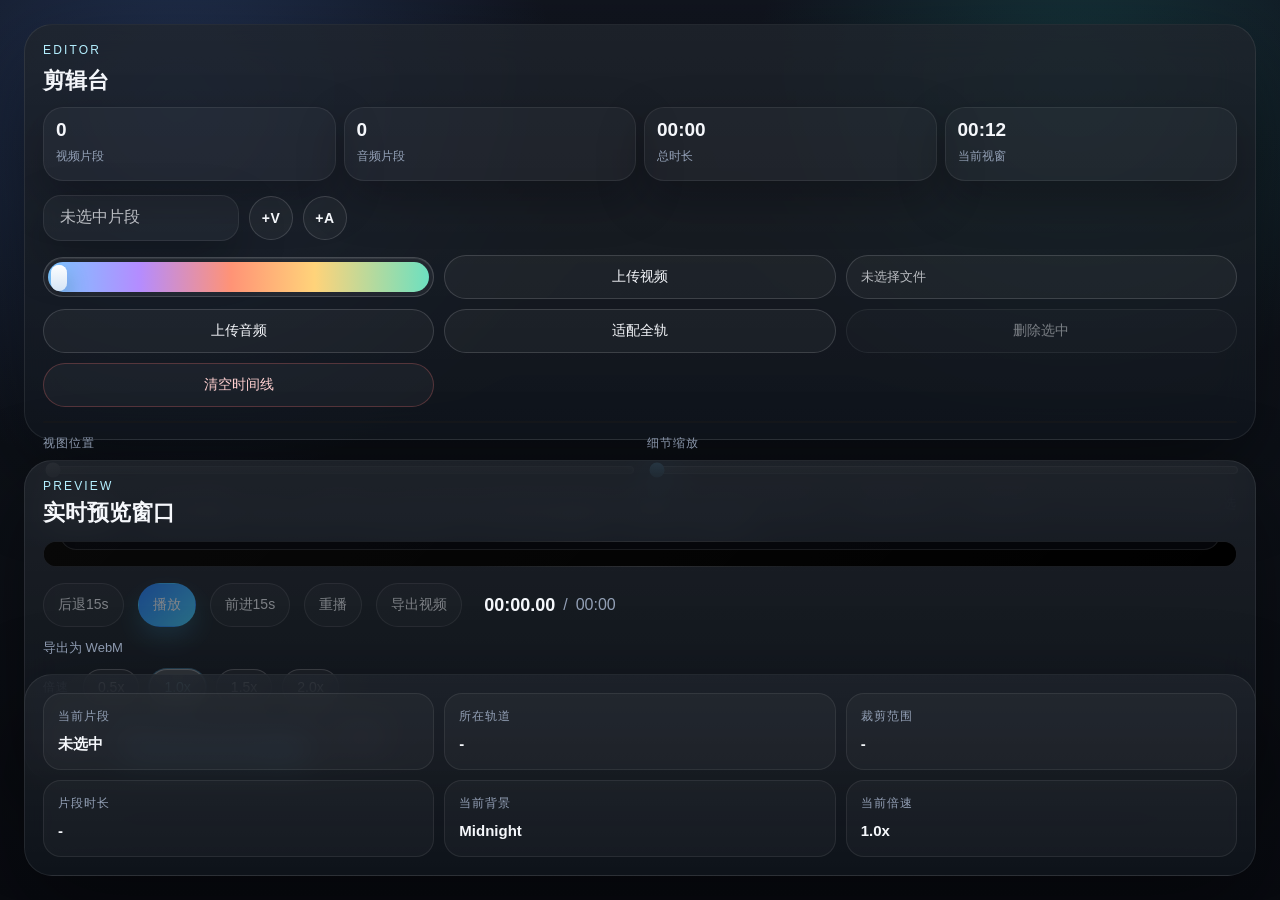
<file: jianji/index.html>
<!doctype html>
<html lang="zh-CN">
  <head>
    <meta charset="UTF-8" />
    <meta
      name="viewport"
      content="width=device-width, initial-scale=1.0"
    />
    <title>剪辑台</title>
    <link rel="stylesheet" href="./styles.css" />
  </head>
  <body>
    <main class="app-shell">
      <section class="layout-grid">
        <section class="timeline-column">
          <section class="timeline-panel">
            <div class="timeline-toolbar">
              <div class="title-block">
                <p class="eyebrow">Editor</p>
                <h2 class="panel-title">剪辑台</h2>
              </div>

              <div class="stat-row">
                <article class="stat-pill">
                  <strong id="videoCount">0</strong>
                  <span>视频片段</span>
                </article>
                <article class="stat-pill">
                  <strong id="audioCount">0</strong>
                  <span>音频片段</span>
                </article>
                <article class="stat-pill">
                  <strong id="totalDurationMetric">00:12</strong>
                  <span>总时长</span>
                </article>
                <article class="stat-pill">
                  <strong id="viewWindowLabel">00:12</strong>
                  <span>当前视窗</span>
                </article>
              </div>

              <div class="toolbar-actions">
                <span id="selectedBadge" class="selected-pill">未选中片段</span>
                <button
                  id="addVideoTrackButton"
                  class="icon-button"
                  type="button"
                  aria-label="添加视频轨道"
                  title="添加视频轨道"
                >
                  +V
                </button>
                <button
                  id="addAudioTrackButton"
                  class="icon-button"
                  type="button"
                  aria-label="添加音频轨道"
                  title="添加音频轨道"
                >
                  +A
                </button>
              </div>
            </div>

            <div class="action-row">
              <div
                id="themeSpectrum"
                class="theme-spectrum"
                role="group"
                aria-label="背景主题选择"
              >
                <span class="theme-spectrum-track"></span>
                <span id="themeKnob" class="theme-spectrum-knob"></span>
                <button
                  class="theme-stop"
                  type="button"
                  data-theme="midnight"
                  data-index="0"
                  aria-label="Midnight"
                  title="Midnight"
                ></button>
                <button
                  class="theme-stop"
                  type="button"
                  data-theme="ember"
                  data-index="1"
                  aria-label="Ember"
                  title="Ember"
                ></button>
                <button
                  class="theme-stop"
                  type="button"
                  data-theme="aurora"
                  data-index="2"
                  aria-label="Aurora"
                  title="Aurora"
                ></button>
                <button
                  class="theme-stop"
                  type="button"
                  data-theme="ocean"
                  data-index="3"
                  aria-label="Ocean"
                  title="Ocean"
                ></button>
                <button
                  class="theme-stop"
                  type="button"
                  data-theme="moss"
                  data-index="4"
                  aria-label="Moss"
                  title="Moss"
                ></button>
              </div>

              <label class="upload-chip">
                <input id="videoInput" type="file" accept="video/*" multiple />
                <span>上传视频</span>
              </label>

              <div id="uploadSummary" class="status-chip">未选择文件</div>

              <label class="upload-chip">
                <input id="audioInput" type="file" accept="audio/*" multiple />
                <span>上传音频</span>
              </label>

              <button id="fitViewButton" class="ghost-button" type="button">
                适配全轨
              </button>

              <button id="deleteClipButton" class="ghost-button" type="button">
                删除选中
              </button>

              <button id="resetButton" class="ghost-button danger-button" type="button">
                清空时间线
              </button>
            </div>

            <div id="timelineStage" class="timeline-stage">
              <canvas id="rulerCanvas" class="ruler-canvas"></canvas>
              <div id="playhead" class="playhead">
                <div class="playhead-cap"></div>
              </div>
              <div id="tracksStack" class="tracks-stack"></div>
            </div>

            <div class="timeline-slider-row">
              <label class="slider-group">
                <span>视图位置</span>
                <input id="offsetSlider" type="range" min="0" max="1000" value="0" />
              </label>
              <label class="slider-group">
                <span>细节缩放</span>
                <input id="zoomSlider" type="range" min="0" max="100" value="0" />
              </label>
            </div>

            <div class="timeline-footer">
              <span id="playheadReadout">00:00.00</span>
              <span class="timeline-hint">
                滚轮可平移视窗，按住 Ctrl + 滚轮可缩放。拖动上方时间尺中的蓝色定位线可自由定位播放位置，松开后下方竖线会收起，只保留时间尺标记。点击轨道可选中，按住 Ctrl 或 Command 可多选轨道后统一删除。拖动片段可移动，拖左右边缘可裁剪，拖右下角可拉长查看细节，片段右上角可直接复制。
              </span>
            </div>
          </section>
        </section>

        <aside class="preview-column">
          <section id="previewCard" class="preview-card">
            <div class="preview-head">
              <div>
                <p class="eyebrow">Preview</p>
                <h2>实时预览窗口</h2>
              </div>
            </div>

            <div id="previewStageShell" class="preview-stage-shell">
              <video
                id="previewVideo"
                class="preview-video"
                preload="metadata"
                playsinline
              ></video>

              <div id="previewEmpty" class="preview-empty">
                <strong>这里显示剪辑预览画面</strong>
                <span>播放头移动到视频片段时会显示对应画面，仅有音频时会保留提示占位。</span>
              </div>

              <div class="preview-hud">
                <strong id="previewTimeLabel">00:00.00</strong>
                <span id="previewSourceLabel">等待添加视频或音频</span>
              </div>
            </div>

            <div class="control-strip">
              <div class="control-row transport-row">
                <button id="backwardButton" class="ghost-button" type="button">
                  后退15s
                </button>
                <button id="playButton" class="play-button" type="button">
                  播放
                </button>
                <button id="forwardButton" class="ghost-button" type="button">
                  前进15s
                </button>
                <button id="replayButton" class="ghost-button" type="button">
                  重播
                </button>
                <button id="exportButton" class="ghost-button export-button" type="button">
                  导出视频
                </button>
                <span class="time-readout">
                  <strong id="currentTimeLabel">00:00.00</strong>
                  <span>/</span>
                  <span id="totalTimeLabel">00:12</span>
                </span>
              </div>

              <div class="control-row export-row">
                <span id="exportStatus" class="export-status">导出为 WebM</span>
              </div>

              <div class="control-row speed-row">
                <span class="control-label">倍速</span>
                <div class="speed-group">
                  <button class="speed-button" type="button" data-speed="0.5">0.5x</button>
                  <button class="speed-button is-active" type="button" data-speed="1">1.0x</button>
                  <button class="speed-button" type="button" data-speed="1.5">1.5x</button>
                  <button class="speed-button" type="button" data-speed="2">2.0x</button>
                </div>
              </div>

              <div class="control-row volume-row">
                <button id="muteButton" class="ghost-button" type="button">
                  静音
                </button>
                <label class="volume-slider-wrap">
                  <span class="control-label">音量</span>
                  <input id="volumeSlider" type="range" min="0" max="100" value="82" />
                </label>
                <span id="volumeLabel" class="volume-label">82%</span>
              </div>
            </div>
          </section>

          <section class="info-strip">
            <article class="detail-item">
              <span>当前片段</span>
              <strong id="selectedName">未选中</strong>
            </article>
            <article class="detail-item">
              <span>所在轨道</span>
              <strong id="selectedLane">-</strong>
            </article>
            <article class="detail-item">
              <span>裁剪范围</span>
              <strong id="selectedRange">-</strong>
            </article>
            <article class="detail-item">
              <span>片段时长</span>
              <strong id="selectedDuration">-</strong>
            </article>
            <article class="detail-item">
              <span>当前背景</span>
              <strong id="themeLabel">Midnight</strong>
            </article>
            <article class="detail-item">
              <span>当前倍速</span>
              <strong id="speedLabel">1.0x</strong>
            </article>
          </section>
        </aside>
      </section>
    </main>

    <div id="audioPool" class="audio-pool" aria-hidden="true"></div>
    <script src="./app.js"></script>
  </body>
</html>
</file>
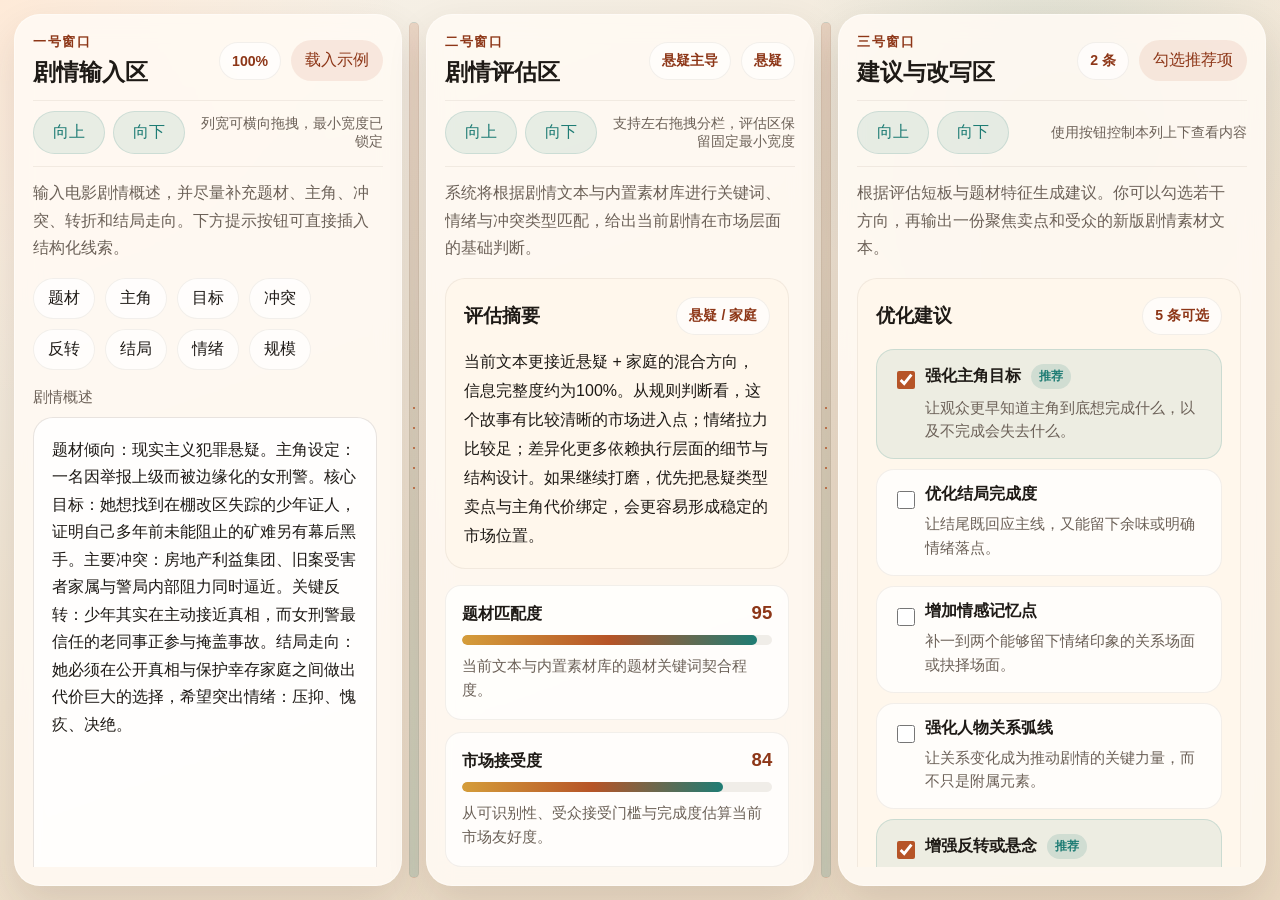
<file: juben/index.html>
<!DOCTYPE html>
<html lang="zh-CN">
<head>
  <meta charset="UTF-8" />
  <meta name="viewport" content="width=device-width, initial-scale=1.0" />
  <title>电影剧情评估与优化工作台</title>
  <link rel="stylesheet" href="styles.css" />
</head>
<body>
  <div class="page-shell">
    <main class="workspace" id="workspace">
      <section class="panel panel-input" id="panel-input">
        <div class="panel-heading">
          <div>
            <p class="panel-kicker">一号窗口</p>
            <h2>剧情输入区</h2>
          </div>
          <div class="panel-head-actions">
            <span class="mini-pill" id="status-completeness">0%</span>
            <button class="ghost-button" id="load-example" type="button">载入示例</button>
          </div>
        </div>

        <div class="panel-toolbar">
          <div class="scroll-controls" data-scroll-target="input-scroll">
            <button class="scroll-button" type="button" data-direction="up">向上</button>
            <button class="scroll-button" type="button" data-direction="down">向下</button>
          </div>
          <span class="toolbar-note">列宽可横向拖拽，最小宽度已锁定</span>
        </div>

        <div class="panel-scroll" id="input-scroll">
          <p class="panel-intro">
            输入电影剧情概述，并尽量补充题材、主角、冲突、转折和结局走向。下方提示按钮可直接插入结构化线索。
          </p>

          <div class="prompt-bank" id="prompt-bank">
            <button class="chip" type="button" data-insert="题材倾向：">题材</button>
            <button class="chip" type="button" data-insert="主角设定：">主角</button>
            <button class="chip" type="button" data-insert="核心目标：">目标</button>
            <button class="chip" type="button" data-insert="主要冲突：">冲突</button>
            <button class="chip" type="button" data-insert="关键反转：">反转</button>
            <button class="chip" type="button" data-insert="结局走向：">结局</button>
            <button class="chip" type="button" data-insert="希望突出情绪：">情绪</button>
            <button class="chip" type="button" data-insert="拍摄规模偏向：">规模</button>
          </div>

          <label class="input-shell" for="story-input">
            <span class="input-label">剧情概述</span>
            <textarea
              id="story-input"
              rows="16"
              placeholder="例如：一名被停职的刑警在寻找失踪女儿时，发现城市连环纵火案与一场二十年前的矿难有关……"
            ></textarea>
          </label>

          <div class="input-meta">
            <div class="meta-card">
              <span class="meta-label">文本长度</span>
              <strong id="char-count">0 字</strong>
            </div>
            <div class="meta-card">
              <span class="meta-label">信息信号</span>
              <strong id="signal-summary">待补充关键剧情元素</strong>
            </div>
          </div>

          <div class="signal-list" id="signal-list" aria-live="polite"></div>

          <div class="action-row">
            <button class="primary-button" id="analyze-button" type="button">开始评估</button>
            <button class="ghost-button" id="clear-input" type="button">清空内容</button>
          </div>
        </div>
      </section>

      <div class="divider" id="divider-left" aria-hidden="true"></div>

      <section class="panel panel-analysis" id="panel-analysis">
        <div class="panel-heading">
          <div>
            <p class="panel-kicker">二号窗口</p>
            <h2>剧情评估区</h2>
          </div>
          <div class="panel-head-actions">
            <span class="analysis-badge" id="analysis-badge">规则驱动评估</span>
            <span class="mini-pill" id="status-genre">待分析</span>
          </div>
        </div>

        <div class="panel-toolbar">
          <div class="scroll-controls" data-scroll-target="analysis-scroll">
            <button class="scroll-button" type="button" data-direction="up">向上</button>
            <button class="scroll-button" type="button" data-direction="down">向下</button>
          </div>
          <span class="toolbar-note">支持左右拖拽分栏，评估区保留固定最小宽度</span>
        </div>

        <div class="panel-scroll" id="analysis-scroll">
          <p class="panel-intro">
            系统将根据剧情文本与内置素材库进行关键词、情绪与冲突类型匹配，给出当前剧情在市场层面的基础判断。
          </p>

          <section class="result-card">
            <div class="result-header">
              <h3>评估摘要</h3>
              <span id="genre-match-pill" class="result-pill">等待输入</span>
            </div>
            <p id="market-feedback" class="market-feedback">
              输入剧情后点击“开始评估”，这里会生成市场位置判断与调整方向。
            </p>
          </section>

          <section class="score-grid" id="score-grid" aria-live="polite"></section>

          <section class="library-section">
            <div class="result-header">
              <h3>素材文本库</h3>
              <span class="result-pill">内置题材模板</span>
            </div>
            <div class="library-grid" id="library-grid"></div>
          </section>
        </div>
      </section>

      <div class="divider" id="divider-right" aria-hidden="true"></div>

      <section class="panel panel-output" id="panel-output">
        <div class="panel-heading">
          <div>
            <p class="panel-kicker">三号窗口</p>
            <h2>建议与改写区</h2>
          </div>
          <div class="panel-head-actions">
            <span class="mini-pill" id="status-suggestions">0 条</span>
            <button class="ghost-button" id="select-recommended" type="button">勾选推荐项</button>
          </div>
        </div>

        <div class="panel-toolbar">
          <div class="scroll-controls" data-scroll-target="output-scroll">
            <button class="scroll-button" type="button" data-direction="up">向上</button>
            <button class="scroll-button" type="button" data-direction="down">向下</button>
          </div>
          <span class="toolbar-note">使用按钮控制本列上下查看内容</span>
        </div>

        <div class="panel-scroll" id="output-scroll">
          <p class="panel-intro">
            根据评估短板与题材特征生成建议。你可以勾选若干方向，再输出一份聚焦卖点和受众的新版剧情素材文本。
          </p>

          <section class="result-card">
            <div class="result-header">
              <h3>优化建议</h3>
              <span class="result-pill" id="suggestion-count-pill">0 条可选</span>
            </div>
            <div class="suggestion-list" id="suggestion-list" aria-live="polite"></div>
            <div class="action-row compact">
              <button class="primary-button" id="generate-button" type="button">生成新版剧情</button>
              <button class="ghost-button" id="clear-selection" type="button">清空勾选</button>
            </div>
          </section>

          <section class="output-stack" id="output-stack">
            <article class="output-card">
              <span class="output-label">核心故事概括</span>
              <p id="core-story">
                完成分析后，这里会生成浓缩版核心故事概括。
              </p>
            </article>

            <article class="output-card">
              <span class="output-label">目标观众方向</span>
              <p id="target-audience">
                系统会结合匹配题材与商业化潜力，给出更适合的观众画像。
              </p>
            </article>

            <article class="output-card">
              <span class="output-label">升级后的剧情亮点</span>
              <ul id="story-highlights" class="highlight-list">
                <li>建议列表生成后，这里会汇总升级后的卖点。</li>
              </ul>
            </article>

            <article class="output-card emphasis">
              <span class="output-label">新的剧情梗概</span>
              <p id="rewritten-story">
                勾选建议并点击“生成新版剧情”后，这里会输出一段融合原始剧情、类型优势与优化方向的新文本。
              </p>
            </article>
          </section>
        </div>
      </section>
    </main>
  </div>

  <script src="script.js" defer></script>
</body>
</html>
</file>
<file: jianji/styles.css>
:root {
  color-scheme: dark;
  --bg-base: #090b11;
  --panel-bg: rgba(17, 22, 30, 0.78);
  --card-bg: rgba(14, 18, 25, 0.8);
  --lane-bg: rgba(8, 11, 17, 0.92);
  --line-soft: rgba(255, 255, 255, 0.08);
  --line-strong: rgba(255, 255, 255, 0.14);
  --text-main: #f5f7fb;
  --text-muted: #93a0b6;
  --text-soft: rgba(245, 247, 251, 0.72);
  --accent: #67ccff;
  --accent-soft: rgba(103, 204, 255, 0.22);
  --accent-strong: #b4efff;
  --video-fill: linear-gradient(145deg, rgba(145, 115, 255, 0.98), rgba(71, 92, 204, 0.98));
  --audio-fill: linear-gradient(145deg, rgba(63, 182, 255, 0.98), rgba(22, 104, 188, 0.98));
  --theme-active-bg:
    radial-gradient(circle at 14% 12%, rgba(63, 102, 176, 0.36), transparent 28%),
    radial-gradient(circle at 84% 10%, rgba(34, 157, 153, 0.24), transparent 24%),
    linear-gradient(180deg, #11151f 0%, #0d1118 50%, #090b11 100%);
  --theme-incoming-bg: var(--theme-active-bg);
  --shadow-lg: 0 32px 90px rgba(0, 0, 0, 0.42);
  --shadow-md: 0 18px 48px rgba(0, 0, 0, 0.28);
  --font-ui: "Segoe UI Variable", "Microsoft YaHei UI", "PingFang SC", sans-serif;
  --font-display: "Bahnschrift", "Segoe UI Variable Display", "Microsoft YaHei UI", sans-serif;
}

* {
  box-sizing: border-box;
}

html,
body {
  margin: 0;
  width: 100%;
  height: 100%;
  overflow: hidden;
}

body {
  position: relative;
  background: var(--bg-base);
  color: var(--text-main);
  font-family: var(--font-ui);
  overscroll-behavior: none;
}

body::before,
body::after {
  content: "";
  position: fixed;
  inset: 0;
  z-index: -2;
}

body::before {
  background: var(--theme-active-bg);
}

body::after {
  background: var(--theme-incoming-bg);
  opacity: 0;
  transition: opacity 1s ease;
}

body.theme-fading::after {
  opacity: 1;
}

button,
input {
  font: inherit;
}

button {
  border: none;
  background: none;
  color: inherit;
}

.app-shell {
  width: 100%;
  height: 100%;
  padding: 24px;
}

.layout-grid {
  display: grid;
  grid-template-columns: minmax(0, 1fr) minmax(0, 1fr);
  gap: 20px;
  width: 100%;
  height: 100%;
}

.timeline-column,
.preview-column,
.timeline-panel,
.preview-card,
.info-strip,
.track-lane,
.stat-pill,
.selected-pill,
.detail-item,
.upload-chip,
.ghost-button,
.play-button,
.speed-button,
.icon-button,
.status-chip,
.theme-spectrum,
.theme-spectrum-knob,
.timeline-clip {
  transition:
    background 1s ease,
    border-color 1s ease,
    box-shadow 1s ease,
    color 0.35s ease,
    transform 160ms ease,
    opacity 160ms ease;
}

.timeline-column,
.preview-column {
  min-width: 0;
  min-height: 0;
}

.timeline-panel,
.preview-card,
.info-strip {
  min-height: 0;
  border: 1px solid var(--line-soft);
  border-radius: 28px;
  background:
    linear-gradient(180deg, rgba(255, 255, 255, 0.05), rgba(255, 255, 255, 0)),
    var(--panel-bg);
  box-shadow: var(--shadow-lg);
  backdrop-filter: blur(18px);
}

.timeline-panel {
  display: grid;
  grid-template-rows: auto auto minmax(0, 1fr) auto auto;
  gap: 14px;
  height: 100%;
  padding: 18px;
}

.preview-column {
  display: grid;
  grid-template-rows: minmax(0, 1fr) auto;
  gap: 16px;
}

.preview-card {
  display: grid;
  grid-template-rows: auto minmax(0, 1fr) auto;
  gap: 16px;
  padding: 18px;
}

.info-strip {
  display: grid;
  grid-template-columns: repeat(6, minmax(0, 1fr));
  gap: 10px;
  padding: 18px;
  align-self: end;
}

.eyebrow {
  margin: 0 0 8px;
  color: var(--accent-strong);
  font-size: 12px;
  letter-spacing: 0.18em;
  text-transform: uppercase;
}

.panel-title,
.preview-head h2 {
  margin: 0;
  font-family: var(--font-display);
  font-size: 22px;
  line-height: 1.08;
}

.title-block {
  display: grid;
  gap: 4px;
  align-self: start;
}

.timeline-toolbar,
.preview-head,
.control-row,
.timeline-footer {
  display: flex;
  align-items: center;
  gap: 14px;
}

.timeline-toolbar {
  display: grid;
  grid-template-columns: auto minmax(0, 1fr) auto;
  align-items: start;
  gap: 14px;
}

.toolbar-actions {
  display: flex;
  align-items: center;
  justify-content: flex-end;
  gap: 10px;
  min-width: 0;
}

.selected-pill {
  display: inline-flex;
  align-items: center;
  min-width: 196px;
  min-height: 46px;
  padding: 0 16px;
  border-radius: 18px;
  border: 1px solid var(--line-soft);
  background: rgba(255, 255, 255, 0.03);
  color: var(--text-soft);
  box-shadow: var(--shadow-md);
  white-space: nowrap;
}

.stat-row {
  display: grid;
  grid-template-columns: repeat(4, minmax(0, 1fr));
  gap: 10px;
  min-width: 0;
}

.stat-pill {
  display: grid;
  gap: 6px;
  min-height: 74px;
  padding: 12px 14px;
  border-radius: 20px;
  border: 1px solid var(--line-soft);
  background: rgba(255, 255, 255, 0.03);
  box-shadow: var(--shadow-md);
}

.stat-pill strong {
  font-size: 19px;
  line-height: 1.05;
}

.stat-pill span {
  color: var(--text-muted);
  font-size: 12px;
}

.action-row {
  display: grid;
  grid-template-columns:
    76px
    minmax(0, 1.05fr)
    minmax(98px, 0.92fr)
    minmax(0, 1.05fr)
    minmax(96px, 1fr)
    minmax(96px, 1fr)
    minmax(110px, 1.02fr);
  gap: 10px;
  align-items: center;
}

.theme-spectrum {
  position: relative;
  height: 40px;
  border-radius: 999px;
  border: 1px solid rgba(255, 255, 255, 0.16);
  overflow: hidden;
  background: rgba(255, 255, 255, 0.05);
  box-shadow: inset 0 1px 0 rgba(255, 255, 255, 0.08);
}

.theme-spectrum-track {
  position: absolute;
  inset: 4px;
  border-radius: 999px;
  background:
    linear-gradient(
      90deg,
      #7cc6ff 0%,
      #b48cff 24%,
      #ff9376 48%,
      #ffd37a 70%,
      #6de0c0 100%
    );
}

.theme-spectrum-knob {
  position: absolute;
  top: 7px;
  left: 7px;
  width: 16px;
  height: 26px;
  border-radius: 999px;
  background: linear-gradient(180deg, rgba(255, 255, 255, 0.98), rgba(225, 234, 244, 0.88));
  box-shadow:
    0 10px 22px rgba(0, 0, 0, 0.26),
    inset 0 1px 0 rgba(255, 255, 255, 0.74);
  pointer-events: none;
  z-index: 2;
}

.theme-stop {
  position: absolute;
  top: 0;
  width: 20%;
  height: 100%;
  opacity: 0;
  cursor: pointer;
  z-index: 3;
}

.theme-stop[data-index="0"] {
  left: 0;
}

.theme-stop[data-index="1"] {
  left: 20%;
}

.theme-stop[data-index="2"] {
  left: 40%;
}

.theme-stop[data-index="3"] {
  left: 60%;
}

.theme-stop[data-index="4"] {
  left: 80%;
}

.upload-chip,
.ghost-button,
.play-button,
.speed-button,
.icon-button,
.status-chip {
  display: inline-flex;
  align-items: center;
  justify-content: center;
  min-height: 44px;
  min-width: 0;
  padding: 0 14px;
  border-radius: 999px;
  border: 1px solid var(--line-strong);
  background: rgba(255, 255, 255, 0.04);
  color: var(--text-main);
  font-size: 14px;
}

.upload-chip,
.ghost-button,
.play-button,
.speed-button,
.icon-button {
  cursor: pointer;
}

.upload-chip:hover,
.ghost-button:hover,
.play-button:hover,
.speed-button:hover,
.icon-button:hover,
.theme-spectrum:hover {
  transform: translateY(-1px);
  border-color: rgba(255, 255, 255, 0.22);
  background: rgba(255, 255, 255, 0.08);
}

.upload-chip {
  position: relative;
  overflow: hidden;
  width: 100%;
}

.upload-chip input {
  position: absolute;
  inset: 0;
  opacity: 0;
  cursor: pointer;
}

.status-chip {
  color: var(--text-soft);
  font-size: 13px;
  justify-content: flex-start;
  white-space: nowrap;
}

.icon-button {
  width: 44px;
  padding: 0;
  font-weight: 700;
  letter-spacing: 0.04em;
}

.play-button {
  border-color: transparent;
  background: linear-gradient(135deg, #1f7cff, #42d2ff);
  color: #ffffff;
  box-shadow: 0 12px 24px rgba(66, 210, 255, 0.24);
}

.danger-button {
  border-color: rgba(255, 118, 118, 0.26);
  color: #ffd0d0;
}

.danger-button:hover {
  background: rgba(255, 116, 116, 0.12);
}

button:disabled,
.upload-chip:has(input:disabled) {
  opacity: 0.46;
  cursor: not-allowed;
  transform: none;
}

.timeline-stage {
  position: relative;
  display: grid;
  grid-template-rows: 48px minmax(0, 1fr);
  min-height: 0;
  overflow: hidden;
  border-radius: 24px;
  border: 1px solid rgba(255, 255, 255, 0.05);
  background:
    linear-gradient(180deg, rgba(255, 255, 255, 0.025), rgba(255, 255, 255, 0)),
    rgba(8, 11, 16, 0.92);
}

.ruler-canvas {
  display: block;
  width: 100%;
  height: 48px;
  cursor: ew-resize;
}

.tracks-stack {
  --track-count: 2;
  display: grid;
  grid-template-rows: repeat(var(--track-count), minmax(0, 1fr));
  gap: 12px;
  min-height: 0;
  padding: 4px 0 8px;
}

.playhead {
  position: absolute;
  top: 0;
  bottom: 0;
  width: 2px;
  pointer-events: none;
  z-index: 20;
}

.playhead::before {
  content: "";
  position: absolute;
  top: 48px;
  bottom: 0;
  left: 50%;
  width: 2px;
  transform: translateX(-50%);
  background: linear-gradient(180deg, rgba(163, 223, 255, 0.24), rgba(69, 164, 255, 0.96));
  box-shadow: 0 0 16px rgba(84, 179, 255, 0.34);
  opacity: 0;
  transition: opacity 120ms ease;
}

.playhead.is-active::before {
  opacity: 1;
}

.playhead-cap {
  position: absolute;
  top: 3px;
  left: 50%;
  width: 2px;
  height: 42px;
  border-radius: 999px;
  background: linear-gradient(180deg, rgba(117, 214, 255, 0.98), rgba(45, 143, 255, 0.98));
  transform: translateX(-50%);
  box-shadow:
    0 0 0 4px rgba(84, 179, 255, 0.12),
    0 0 16px rgba(84, 179, 255, 0.3);
  pointer-events: auto;
  cursor: ew-resize;
}

.playhead-cap::after {
  content: "";
  position: absolute;
  top: -2px;
  left: 50%;
  width: 12px;
  height: 12px;
  border-radius: 50%;
  background: linear-gradient(180deg, #dbf4ff, #73c5ff);
  transform: translateX(-50%);
  box-shadow: 0 0 0 3px rgba(84, 179, 255, 0.16);
}

.playhead.is-active .playhead-cap {
  box-shadow:
    0 0 0 4px rgba(84, 179, 255, 0.18),
    0 0 20px rgba(84, 179, 255, 0.42);
}

.track-lane {
  position: relative;
  min-height: 0;
  overflow: hidden;
  border-radius: 22px;
  background:
    linear-gradient(180deg, rgba(255, 255, 255, 0.024), rgba(255, 255, 255, 0.012)),
    var(--lane-bg);
  border: 1px solid rgba(255, 255, 255, 0.04);
  cursor: pointer;
}

.track-lane.is-selected {
  border-color: rgba(255, 255, 255, 0.18);
  box-shadow:
    inset 0 0 0 1px rgba(255, 255, 255, 0.06),
    0 0 0 1px var(--accent-soft),
    0 22px 34px rgba(0, 0, 0, 0.22);
  transform: translateY(-1px);
}

.track-lane.is-selected::after {
  content: "";
  position: absolute;
  inset: 0;
  border-radius: inherit;
  background:
    linear-gradient(90deg, rgba(255, 255, 255, 0.07), transparent 22%, transparent 78%, rgba(255, 255, 255, 0.05));
  pointer-events: none;
}

.track-lane::before {
  content: "";
  position: absolute;
  inset: 0;
  background-image:
    linear-gradient(to right, rgba(255, 255, 255, 0.05) 1px, transparent 1px),
    linear-gradient(to bottom, rgba(255, 255, 255, 0.03) 1px, transparent 1px);
  background-size: 82px 100%, 100% 50%;
  pointer-events: none;
}

.lane-meta {
  position: absolute;
  top: 10px;
  left: 16px;
  z-index: 3;
  display: flex;
  align-items: center;
  gap: 8px;
  min-width: 0;
}

.lane-badge {
  display: inline-flex;
  align-items: center;
  justify-content: center;
  min-width: 42px;
  min-height: 26px;
  padding: 0 10px;
  border-radius: 999px;
  border: 1px solid rgba(255, 255, 255, 0.08);
  font-size: 12px;
  font-weight: 700;
  letter-spacing: 0.08em;
}

.lane-badge-video {
  background: rgba(162, 139, 255, 0.14);
  color: #dacdff;
}

.lane-badge-audio {
  background: rgba(103, 204, 255, 0.14);
  color: #cff4ff;
}

.lane-text,
.lane-count {
  color: var(--text-muted);
  font-size: 13px;
}

.lane-selection-note {
  display: inline-flex;
  align-items: center;
  min-height: 24px;
  padding: 0 10px;
  border-radius: 999px;
  border: 1px solid rgba(255, 255, 255, 0.14);
  background: rgba(255, 255, 255, 0.08);
  color: var(--accent-strong);
  font-size: 12px;
  letter-spacing: 0.04em;
}

.lane-clips {
  position: absolute;
  inset: 0;
}

.lane-empty {
  position: absolute;
  inset: 0;
  display: grid;
  place-items: center;
  padding: 24px;
  color: var(--text-muted);
  font-size: 13px;
  text-align: center;
  pointer-events: none;
}

.timeline-clip {
  position: absolute;
  top: 38px;
  bottom: 8px;
  min-width: 48px;
  border-radius: 20px;
  border: 1px solid rgba(255, 255, 255, 0.14);
  box-shadow:
    inset 0 1px 0 rgba(255, 255, 255, 0.09),
    0 18px 30px rgba(0, 0, 0, 0.24);
  overflow: hidden;
  cursor: grab;
  user-select: none;
  touch-action: none;
}

.timeline-clip::after {
  content: "";
  position: absolute;
  inset: 0;
  background:
    linear-gradient(180deg, rgba(255, 255, 255, 0.06), transparent 18%, transparent 82%, rgba(255, 255, 255, 0.05));
  pointer-events: none;
}

.timeline-clip.is-selected {
  outline: 2px solid rgba(255, 255, 255, 0.18);
  box-shadow:
    0 0 0 1px var(--accent-soft),
    0 18px 32px rgba(0, 0, 0, 0.28);
}

.timeline-clip.is-dragging {
  cursor: grabbing;
}

.video-clip {
  border-radius: 14px;
  border-color: rgba(143, 157, 255, 0.34);
  background:
    linear-gradient(180deg, rgba(104, 115, 225, 0.98) 0 30px, rgba(27, 31, 40, 0.98) 30px 100%);
  box-shadow:
    inset 0 1px 0 rgba(255, 255, 255, 0.08),
    0 14px 24px rgba(0, 0, 0, 0.2);
}

.audio-clip {
  background: var(--audio-fill);
}

.video-clip::after {
  background:
    linear-gradient(180deg, rgba(255, 255, 255, 0.04), transparent 12%, transparent 82%, rgba(0, 0, 0, 0.08));
}

.video-clip .clip-topline,
.video-clip .clip-footnote {
  left: 0;
  right: 0;
  padding: 0 10px;
}

.video-clip .clip-topline {
  top: 0;
  min-height: 30px;
  background: linear-gradient(180deg, rgba(34, 39, 55, 0.18), rgba(19, 23, 34, 0.26));
  border-bottom: 1px solid rgba(255, 255, 255, 0.08);
}

.video-clip .clip-footnote {
  bottom: 0;
  min-height: 24px;
  background: rgba(15, 18, 26, 0.9);
  border-top: 1px solid rgba(255, 255, 255, 0.08);
}

.video-clip .clip-canvas {
  left: 0;
  right: 0;
  top: 30px;
  bottom: 24px;
  border-radius: 0;
  background: #171b23;
}

.video-clip .clip-name {
  max-width: calc(100% - 90px);
  font-weight: 600;
}

.video-clip .clip-footnote span:first-child {
  color: rgba(255, 255, 255, 0.86);
}

.video-clip .clip-footnote span:last-child {
  color: rgba(255, 255, 255, 0.54);
}

.video-clip .trim-handle {
  background:
    linear-gradient(180deg, rgba(16, 18, 26, 0.5), rgba(255, 255, 255, 0.1));
}

.video-clip .zoom-grip {
  background: rgba(17, 19, 27, 0.72);
}

.clip-topline,
.clip-footnote {
  position: absolute;
  left: 12px;
  right: 12px;
  z-index: 4;
  display: flex;
  align-items: center;
  justify-content: space-between;
  gap: 10px;
  font-size: 11px;
}

.clip-topline {
  top: 9px;
}

.clip-footnote {
  bottom: 8px;
  color: rgba(255, 255, 255, 0.78);
}

.clip-name {
  min-width: 0;
  max-width: calc(100% - 78px);
  overflow: hidden;
  text-overflow: ellipsis;
  white-space: nowrap;
}

.clip-meta {
  display: inline-flex;
  align-items: center;
  gap: 8px;
}

.clip-mini-button {
  display: inline-flex;
  align-items: center;
  justify-content: center;
  width: 22px;
  height: 22px;
  border-radius: 50%;
  border: 1px solid rgba(255, 255, 255, 0.22);
  background: rgba(0, 0, 0, 0.16);
  color: #ffffff;
  font-size: 12px;
  cursor: pointer;
  z-index: 5;
}

.clip-mini-button:hover {
  background: rgba(255, 255, 255, 0.18);
}

.clip-canvas {
  position: absolute;
  left: 8px;
  right: 8px;
  top: 30px;
  bottom: 26px;
  border-radius: 16px;
  background: rgba(0, 0, 0, 0.12);
}

.trim-handle {
  position: absolute;
  top: 0;
  bottom: 0;
  width: 14px;
  padding: 0;
  background:
    linear-gradient(180deg, rgba(255, 255, 255, 0.24), rgba(255, 255, 255, 0.08));
  cursor: ew-resize;
  z-index: 6;
}

.trim-left {
  left: 0;
  border-right: 1px solid rgba(255, 255, 255, 0.18);
}

.trim-right {
  right: 0;
  border-left: 1px solid rgba(255, 255, 255, 0.18);
}

.trim-handle::after {
  content: "";
  position: absolute;
  top: 50%;
  left: 50%;
  width: 2px;
  height: 28px;
  border-radius: 999px;
  transform: translate(-50%, -50%);
  background: rgba(255, 255, 255, 0.9);
  box-shadow:
    -4px 0 0 rgba(255, 255, 255, 0.5),
    4px 0 0 rgba(255, 255, 255, 0.5);
}

.zoom-grip {
  position: absolute;
  right: 10px;
  bottom: 8px;
  min-height: 22px;
  padding: 0 10px;
  border-radius: 999px;
  border: 1px solid rgba(255, 255, 255, 0.24);
  background: rgba(255, 255, 255, 0.12);
  color: #ffffff;
  font-size: 10px;
  cursor: ew-resize;
  z-index: 6;
}

.timeline-slider-row {
  display: grid;
  grid-template-columns: minmax(0, 1fr) minmax(0, 1fr);
  gap: 14px;
}

.slider-group {
  display: grid;
  gap: 8px;
  min-width: 0;
}

.slider-group span,
.control-label {
  color: var(--text-muted);
  font-size: 12px;
  letter-spacing: 0.08em;
  text-transform: uppercase;
}

#offsetSlider,
#zoomSlider,
#volumeSlider {
  width: 100%;
  accent-color: var(--accent);
}

.timeline-footer {
  justify-content: space-between;
  min-width: 0;
}

.timeline-footer > span:first-child {
  flex: 0 0 auto;
  min-width: 84px;
  font-size: 18px;
  font-weight: 700;
}

.timeline-hint {
  color: var(--text-muted);
  font-size: 13px;
  line-height: 1.55;
}

.preview-head {
  align-items: flex-start;
  justify-content: flex-start;
}

.preview-stage-shell {
  position: relative;
  min-height: 0;
  overflow: hidden;
  border-radius: 24px;
  border: 1px solid rgba(255, 255, 255, 0.08);
  background:
    radial-gradient(circle at top, rgba(255, 255, 255, 0.08), transparent 28%),
    linear-gradient(180deg, rgba(7, 10, 15, 0.98), rgba(8, 11, 16, 0.98));
}

.preview-video {
  width: 100%;
  height: 100%;
  display: block;
  object-fit: cover;
  background: #000000;
}

.preview-empty {
  position: absolute;
  inset: 0;
  display: grid;
  place-items: center;
  padding: 28px;
  text-align: center;
  color: var(--text-muted);
  background:
    linear-gradient(135deg, rgba(255, 255, 255, 0.03), rgba(255, 255, 255, 0)),
    transparent;
}

.preview-empty strong,
.preview-empty span {
  display: block;
}

.preview-empty strong {
  margin-bottom: 12px;
  font-size: 22px;
  color: var(--text-main);
}

.preview-empty.hidden {
  opacity: 0;
  pointer-events: none;
}

.preview-hud {
  position: absolute;
  left: 16px;
  right: 16px;
  bottom: 16px;
  display: flex;
  align-items: center;
  justify-content: space-between;
  gap: 16px;
  padding: 12px 14px;
  border-radius: 16px;
  border: 1px solid rgba(255, 255, 255, 0.08);
  background: rgba(9, 12, 18, 0.58);
  backdrop-filter: blur(14px);
}

.preview-hud strong {
  font-size: 20px;
}

.preview-hud span {
  color: var(--text-soft);
  font-size: 13px;
  text-align: right;
}

.control-strip {
  display: grid;
  gap: 12px;
}

.transport-row,
.speed-row,
.volume-row,
.export-row {
  flex-wrap: wrap;
  justify-content: flex-start;
}

.export-status {
  color: var(--text-muted);
  font-size: 13px;
}

.time-readout {
  display: inline-flex;
  align-items: center;
  gap: 8px;
  padding-left: 8px;
  color: var(--text-muted);
}

.time-readout strong {
  color: var(--text-main);
  font-size: 18px;
}

.speed-group {
  display: flex;
  align-items: center;
  gap: 10px;
  flex-wrap: wrap;
}

.speed-button {
  min-height: 36px;
  padding: 0 14px;
}

.speed-button.is-active {
  border-color: rgba(255, 255, 255, 0.18);
  background: rgba(255, 255, 255, 0.12);
  color: var(--accent-strong);
  box-shadow: 0 0 0 1px var(--accent-soft);
}

.volume-slider-wrap {
  display: inline-grid;
  gap: 6px;
  min-width: 220px;
}

.volume-label {
  min-width: 48px;
  color: var(--text-soft);
  font-weight: 700;
}

.detail-item {
  display: grid;
  gap: 8px;
  padding: 14px;
  border-radius: 18px;
  border: 1px solid var(--line-soft);
  background: rgba(255, 255, 255, 0.03);
}

.detail-item span {
  color: var(--text-muted);
  font-size: 12px;
  letter-spacing: 0.08em;
  text-transform: uppercase;
}

.detail-item strong {
  min-height: 22px;
  font-size: 15px;
  line-height: 1.45;
}

.audio-pool {
  display: none;
}

@media (max-width: 1540px) {
  .action-row {
    grid-template-columns:
      76px
      minmax(0, 1fr)
      minmax(90px, 0.82fr)
      minmax(0, 1fr)
      repeat(3, minmax(88px, 0.95fr));
  }

  .stat-row {
    gap: 8px;
  }

  .stat-pill {
    padding: 12px;
  }
}

@media (max-width: 1280px) {
  .layout-grid {
    grid-template-columns: 1fr;
  }

  .preview-column {
    grid-template-rows: minmax(320px, 0.95fr) auto;
  }

  .timeline-toolbar {
    grid-template-columns: 1fr;
  }

  .toolbar-actions {
    justify-content: flex-start;
  }

  .action-row {
    grid-template-columns: repeat(3, minmax(0, 1fr));
  }

  .info-strip {
    grid-template-columns: repeat(3, minmax(0, 1fr));
  }
}

@media (max-width: 860px) {
  .app-shell {
    padding: 16px;
  }

  .action-row,
  .timeline-slider-row,
  .info-strip {
    grid-template-columns: 1fr;
  }

  .timeline-footer,
  .preview-head {
    align-items: flex-start;
    flex-direction: column;
  }

  .selected-pill {
    min-width: 0;
    width: 100%;
  }
}
</file>
<file: juben/styles.css>
:root {
  --bg: #f3ece3;
  --panel: rgba(255, 250, 243, 0.9);
  --panel-strong: rgba(255, 247, 237, 0.95);
  --line: rgba(90, 67, 44, 0.12);
  --ink: #1e1a16;
  --muted: #6c6158;
  --accent: #b65427;
  --accent-strong: #8d3617;
  --accent-soft: rgba(182, 84, 39, 0.1);
  --teal: #1e7c74;
  --shadow: 0 18px 40px rgba(54, 36, 21, 0.12);
  --radius-xl: 26px;
  --radius-lg: 20px;
  --radius-md: 16px;
  --transition: 180ms ease;
}

* {
  box-sizing: border-box;
}

html,
body {
  height: 100%;
  overflow: hidden;
}

body {
  margin: 0;
  color: var(--ink);
  font-family: "Noto Sans SC", "Microsoft YaHei", "PingFang SC", sans-serif;
  background:
    radial-gradient(circle at top left, rgba(255, 233, 214, 0.9), transparent 26%),
    radial-gradient(circle at 82% 12%, rgba(30, 124, 116, 0.12), transparent 20%),
    linear-gradient(160deg, #f7f3eb 0%, #efe2cf 52%, #ead9c2 100%);
}

body::before {
  content: "";
  position: fixed;
  inset: 0;
  pointer-events: none;
  background-image:
    linear-gradient(rgba(255, 255, 255, 0.06) 1px, transparent 1px),
    linear-gradient(90deg, rgba(255, 255, 255, 0.06) 1px, transparent 1px);
  background-size: 28px 28px;
  opacity: 0.32;
}

.page-shell {
  position: relative;
  height: 100vh;
  padding: 14px;
  overflow: hidden;
}

.workspace {
  display: flex;
  align-items: stretch;
  height: 100%;
  gap: 0;
}

.panel {
  display: flex;
  flex-direction: column;
  min-height: 0;
  height: 100%;
  padding: 18px;
  border: 1px solid rgba(255, 255, 255, 0.42);
  border-radius: var(--radius-xl);
  background: var(--panel);
  box-shadow: var(--shadow);
  backdrop-filter: blur(12px);
  overflow: hidden;
}

#panel-input {
  flex: 0 0 31%;
}

#panel-analysis {
  flex: 0 0 31%;
}

#panel-output {
  flex: 1 1 auto;
}

.divider {
  position: relative;
  flex: 0 0 16px;
  margin: 0 4px;
  cursor: col-resize;
}

.divider::before {
  content: "";
  position: absolute;
  inset: 8px 3px;
  border-radius: 999px;
  border: 1px solid rgba(90, 67, 44, 0.08);
  background: linear-gradient(180deg, rgba(182, 84, 39, 0.16), rgba(30, 124, 116, 0.16));
}

.divider::after {
  content: "";
  position: absolute;
  left: 50%;
  top: 50%;
  width: 6px;
  height: 92px;
  transform: translate(-50%, -50%);
  border-radius: 999px;
  background:
    radial-gradient(circle, rgba(182, 84, 39, 0.48) 0 1px, transparent 1px),
    radial-gradient(circle, rgba(182, 84, 39, 0.48) 0 1px, transparent 1px);
  background-position: center 14px, center 34px;
  background-size: 6px 20px;
  background-repeat: repeat-y;
}

.panel-heading,
.panel-toolbar,
.result-header,
.action-row,
.input-meta {
  display: flex;
  align-items: center;
  justify-content: space-between;
  gap: 12px;
}

.panel-heading {
  margin-bottom: 12px;
}

.panel-kicker {
  margin: 0 0 6px;
  color: var(--accent-strong);
  font-size: 0.82rem;
  font-weight: 700;
  letter-spacing: 0.12em;
  text-transform: uppercase;
}

.panel-heading h2,
.result-header h3 {
  margin: 0;
  font-family: "STZhongsong", "Songti SC", serif;
}

.panel-heading h2 {
  font-size: 1.42rem;
}

.panel-head-actions {
  display: flex;
  align-items: center;
  gap: 10px;
  flex-wrap: wrap;
  justify-content: flex-end;
}

.mini-pill,
.analysis-badge,
.result-pill {
  display: inline-flex;
  align-items: center;
  min-height: 38px;
  padding: 8px 12px;
  border-radius: 999px;
  background: rgba(255, 255, 255, 0.7);
  border: 1px solid rgba(90, 67, 44, 0.08);
  color: var(--accent-strong);
  font-size: 0.88rem;
  font-weight: 600;
}

.panel-toolbar {
  padding: 10px 0 12px;
  border-top: 1px solid rgba(90, 67, 44, 0.08);
  border-bottom: 1px solid rgba(90, 67, 44, 0.08);
  margin-bottom: 12px;
}

.toolbar-note {
  color: var(--muted);
  font-size: 0.85rem;
  text-align: right;
}

.scroll-controls {
  display: flex;
  align-items: center;
  gap: 8px;
}

.scroll-button,
.ghost-button,
.primary-button,
.chip {
  border: 0;
  font: inherit;
  cursor: pointer;
  transition:
    transform var(--transition),
    background var(--transition),
    box-shadow var(--transition),
    color var(--transition);
}

.scroll-button {
  min-width: 72px;
  padding: 10px 12px;
  border-radius: 999px;
  background: rgba(30, 124, 116, 0.1);
  color: var(--teal);
  border: 1px solid rgba(30, 124, 116, 0.14);
}

.scroll-button:hover,
.ghost-button:hover,
.chip:hover,
.primary-button:hover {
  transform: translateY(-1px);
}

.ghost-button {
  padding: 10px 14px;
  border-radius: 999px;
  color: var(--accent-strong);
  background: rgba(182, 84, 39, 0.1);
}

.primary-button {
  padding: 12px 18px;
  border-radius: 999px;
  color: #fff9f4;
  background: linear-gradient(135deg, var(--accent), var(--accent-strong));
  box-shadow: 0 12px 24px rgba(141, 54, 23, 0.22);
}

.prompt-bank {
  display: flex;
  flex-wrap: wrap;
  gap: 10px;
  margin-bottom: 18px;
}

.chip {
  padding: 9px 14px;
  border-radius: 999px;
  background: rgba(255, 255, 255, 0.74);
  border: 1px solid rgba(90, 67, 44, 0.08);
  color: var(--ink);
}

.panel-scroll {
  flex: 1 1 auto;
  min-height: 0;
  overflow-y: auto;
  padding-right: 6px;
  scrollbar-width: none;
  overscroll-behavior: contain;
}

.panel-scroll::-webkit-scrollbar {
  display: none;
}

.panel-intro {
  margin: 0 0 16px;
  color: var(--muted);
  line-height: 1.72;
}

.input-shell {
  display: block;
  margin-bottom: 16px;
}

.input-label,
.output-label {
  display: block;
  margin-bottom: 10px;
  color: var(--muted);
  font-size: 0.92rem;
}

textarea {
  width: 100%;
  min-height: 320px;
  padding: 18px 18px 16px;
  border: 1px solid rgba(90, 67, 44, 0.14);
  border-radius: var(--radius-lg);
  background: rgba(255, 255, 255, 0.84);
  color: var(--ink);
  font: inherit;
  line-height: 1.72;
  resize: none;
  outline: none;
}

textarea:focus {
  border-color: rgba(182, 84, 39, 0.38);
  box-shadow: 0 0 0 4px rgba(182, 84, 39, 0.1);
}

.input-meta {
  margin-bottom: 12px;
}

.meta-card,
.result-card,
.library-section,
.output-card {
  border-radius: var(--radius-lg);
  background: var(--panel-strong);
  border: 1px solid rgba(90, 67, 44, 0.08);
}

.meta-card {
  flex: 1 1 0;
  padding: 14px 16px;
}

.meta-label {
  display: block;
  margin-bottom: 6px;
  color: var(--muted);
  font-size: 0.84rem;
}

.signal-list {
  display: grid;
  grid-template-columns: repeat(2, minmax(0, 1fr));
  gap: 10px;
  margin-bottom: 18px;
}

.signal-item {
  display: flex;
  align-items: center;
  gap: 10px;
  padding: 12px 14px;
  border-radius: 14px;
  background: rgba(255, 255, 255, 0.74);
  border: 1px solid rgba(90, 67, 44, 0.08);
  color: var(--muted);
}

.signal-item.active {
  color: var(--ink);
  background: rgba(30, 124, 116, 0.08);
  border-color: rgba(30, 124, 116, 0.16);
}

.signal-dot {
  width: 10px;
  height: 10px;
  border-radius: 999px;
  background: rgba(90, 67, 44, 0.18);
}

.signal-item.active .signal-dot {
  background: var(--teal);
}

.action-row {
  margin-top: 10px;
}

.action-row.compact {
  margin-top: 16px;
}

.result-card,
.library-section,
.output-card {
  padding: 18px;
}

.score-grid,
.library-section,
.output-stack {
  margin-top: 16px;
}

.market-feedback,
#core-story,
#target-audience,
#rewritten-story {
  margin: 12px 0 0;
  line-height: 1.82;
}

.score-grid {
  display: grid;
  gap: 12px;
}

.score-card {
  padding: 16px;
  border-radius: var(--radius-md);
  background: rgba(255, 255, 255, 0.72);
  border: 1px solid rgba(90, 67, 44, 0.08);
}

.score-top {
  display: flex;
  align-items: baseline;
  justify-content: space-between;
  gap: 12px;
  margin-bottom: 10px;
}

.score-title {
  font-weight: 700;
}

.score-value {
  color: var(--accent-strong);
  font-size: 1.16rem;
}

.score-bar {
  height: 10px;
  overflow: hidden;
  border-radius: 999px;
  background: rgba(90, 67, 44, 0.09);
}

.score-fill {
  height: 100%;
  border-radius: inherit;
  background: linear-gradient(90deg, #d59d3a, var(--accent), var(--teal));
}

.score-note {
  margin: 10px 0 0;
  color: var(--muted);
  font-size: 0.92rem;
  line-height: 1.62;
}

.library-grid {
  display: grid;
  gap: 12px;
  margin-top: 14px;
}

.library-item {
  padding: 16px;
  border-radius: 18px;
  background: rgba(255, 255, 255, 0.74);
  border: 1px solid rgba(90, 67, 44, 0.08);
}

.library-item.active {
  background: rgba(182, 84, 39, 0.1);
  border-color: rgba(182, 84, 39, 0.16);
}

.library-head {
  display: flex;
  align-items: center;
  justify-content: space-between;
  gap: 10px;
  margin-bottom: 8px;
}

.library-head h4 {
  margin: 0;
  font-size: 1rem;
}

.library-tag {
  padding: 6px 10px;
  border-radius: 999px;
  background: rgba(30, 124, 116, 0.1);
  color: var(--teal);
  font-size: 0.8rem;
}

.library-item p,
.suggestion-card p {
  margin: 6px 0 0;
  color: var(--muted);
  font-size: 0.92rem;
  line-height: 1.62;
}

.suggestion-list {
  display: grid;
  gap: 10px;
  margin-top: 14px;
}

.suggestion-card {
  position: relative;
  padding: 14px 14px 14px 48px;
  border-radius: 18px;
  background: rgba(255, 255, 255, 0.74);
  border: 1px solid rgba(90, 67, 44, 0.08);
}

.suggestion-card.recommended {
  background: rgba(30, 124, 116, 0.08);
  border-color: rgba(30, 124, 116, 0.16);
}

.suggestion-card input {
  position: absolute;
  left: 16px;
  top: 18px;
  width: 18px;
  height: 18px;
  accent-color: var(--accent);
}

.suggestion-title {
  display: flex;
  align-items: center;
  gap: 10px;
  margin-bottom: 8px;
  font-weight: 700;
}

.recommend-badge {
  padding: 4px 8px;
  border-radius: 999px;
  background: rgba(30, 124, 116, 0.14);
  color: var(--teal);
  font-size: 0.78rem;
  font-weight: 600;
}

.output-stack {
  display: grid;
  gap: 14px;
}

.output-card.emphasis {
  background:
    linear-gradient(135deg, rgba(182, 84, 39, 0.08), rgba(255, 255, 255, 0.84)),
    rgba(255, 255, 255, 0.76);
}

.highlight-list {
  margin: 12px 0 0;
  padding-left: 18px;
  color: var(--muted);
  line-height: 1.74;
}

@media (max-width: 1220px) {
  .toolbar-note {
    display: none;
  }

  .panel-head-actions {
    gap: 8px;
  }

  .scroll-controls {
    width: 100%;
  }
}
</file>
